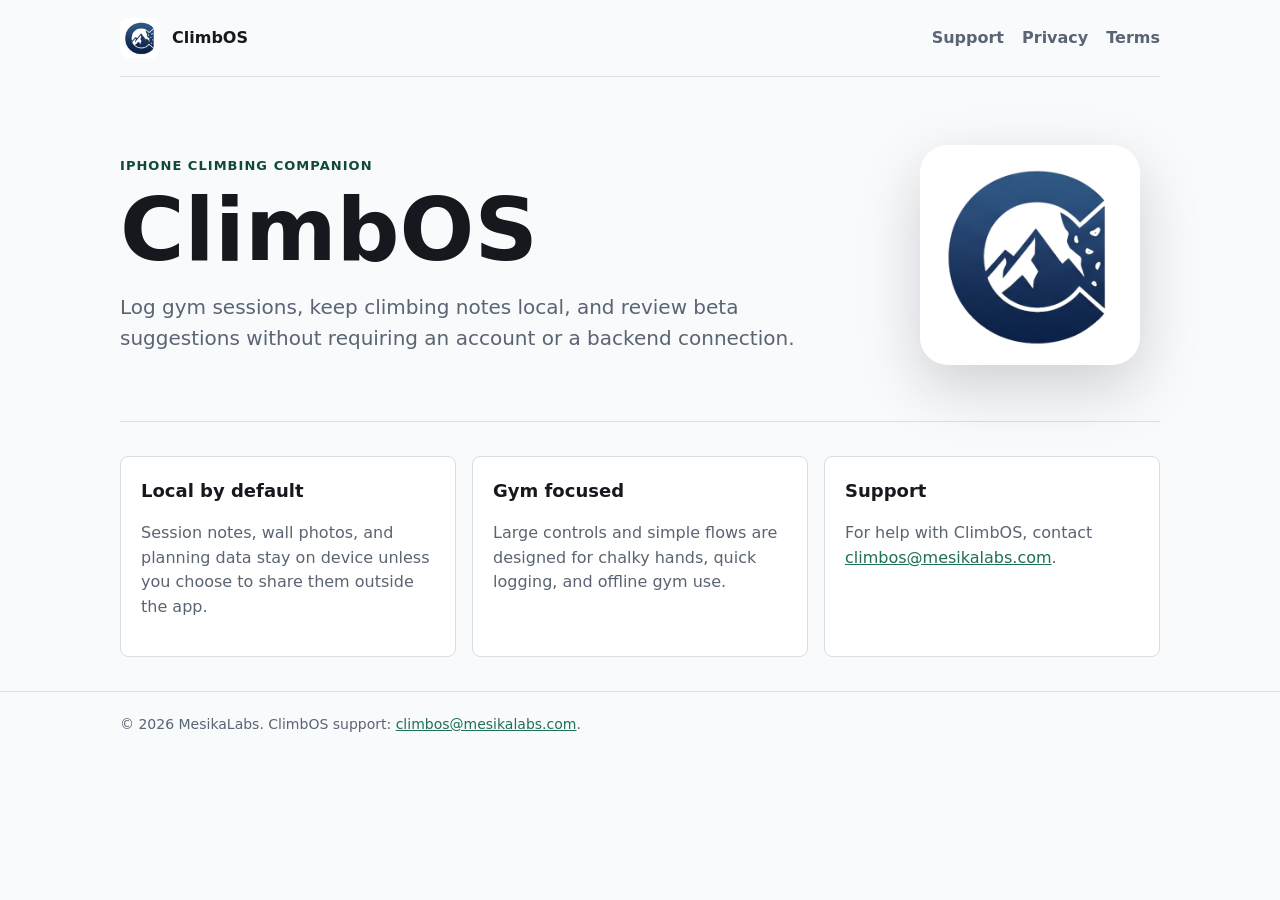
<file: index.html>
<!doctype html>
<html lang="en">
<head>
  <meta charset="utf-8">
  <meta name="viewport" content="width=device-width, initial-scale=1">
  <title>ClimbOS</title>
  <meta name="description" content="ClimbOS is an iPhone-first climbing companion for logging sessions, planning beta, and reviewing gym progress offline.">
  <link rel="canonical" href="https://climbos.mesikalabs.com/">
  <meta property="og:title" content="ClimbOS">
  <meta property="og:description" content="An iPhone-first climbing companion for local session logging and beta planning.">
  <meta property="og:url" content="https://climbos.mesikalabs.com/">
  <meta property="og:image" content="https://climbos.mesikalabs.com/assets/app-icon.png">
  <link rel="icon" href="/assets/app-icon.png" type="image/png">
  <link rel="apple-touch-icon" href="/assets/app-icon.png">
  <link rel="stylesheet" href="/assets/site.css">
</head>
<body>
  <main class="shell">
    <nav class="nav" aria-label="Primary">
      <a class="brand" href="/">
        <img src="/assets/app-icon.png" alt="">
        <span>ClimbOS</span>
      </a>
      <div class="links">
        <a href="/support/">Support</a>
        <a href="/privacy/">Privacy</a>
        <a href="/terms/">Terms</a>
      </div>
    </nav>

    <section class="hero">
      <div>
        <p class="eyebrow">iPhone climbing companion</p>
        <h1>ClimbOS</h1>
        <p class="lead">Log gym sessions, keep climbing notes local, and review beta suggestions without requiring an account or a backend connection.</p>
      </div>
      <img class="hero-art" src="/assets/app-icon.png" alt="ClimbOS app icon">
    </section>

    <section class="band">
      <div class="grid">
        <article class="card">
          <h2>Local by default</h2>
          <p>Session notes, wall photos, and planning data stay on device unless you choose to share them outside the app.</p>
        </article>
        <article class="card">
          <h2>Gym focused</h2>
          <p>Large controls and simple flows are designed for chalky hands, quick logging, and offline gym use.</p>
        </article>
        <article class="card">
          <h2>Support</h2>
          <p>For help with ClimbOS, contact <a href="mailto:climbos@mesikalabs.com">climbos@mesikalabs.com</a>.</p>
        </article>
      </div>
    </section>
  </main>
  <footer class="footer">
    <div class="shell">© 2026 MesikaLabs. ClimbOS support: <a href="mailto:climbos@mesikalabs.com">climbos@mesikalabs.com</a>.</div>
  </footer>
</body>
</html>
</file>
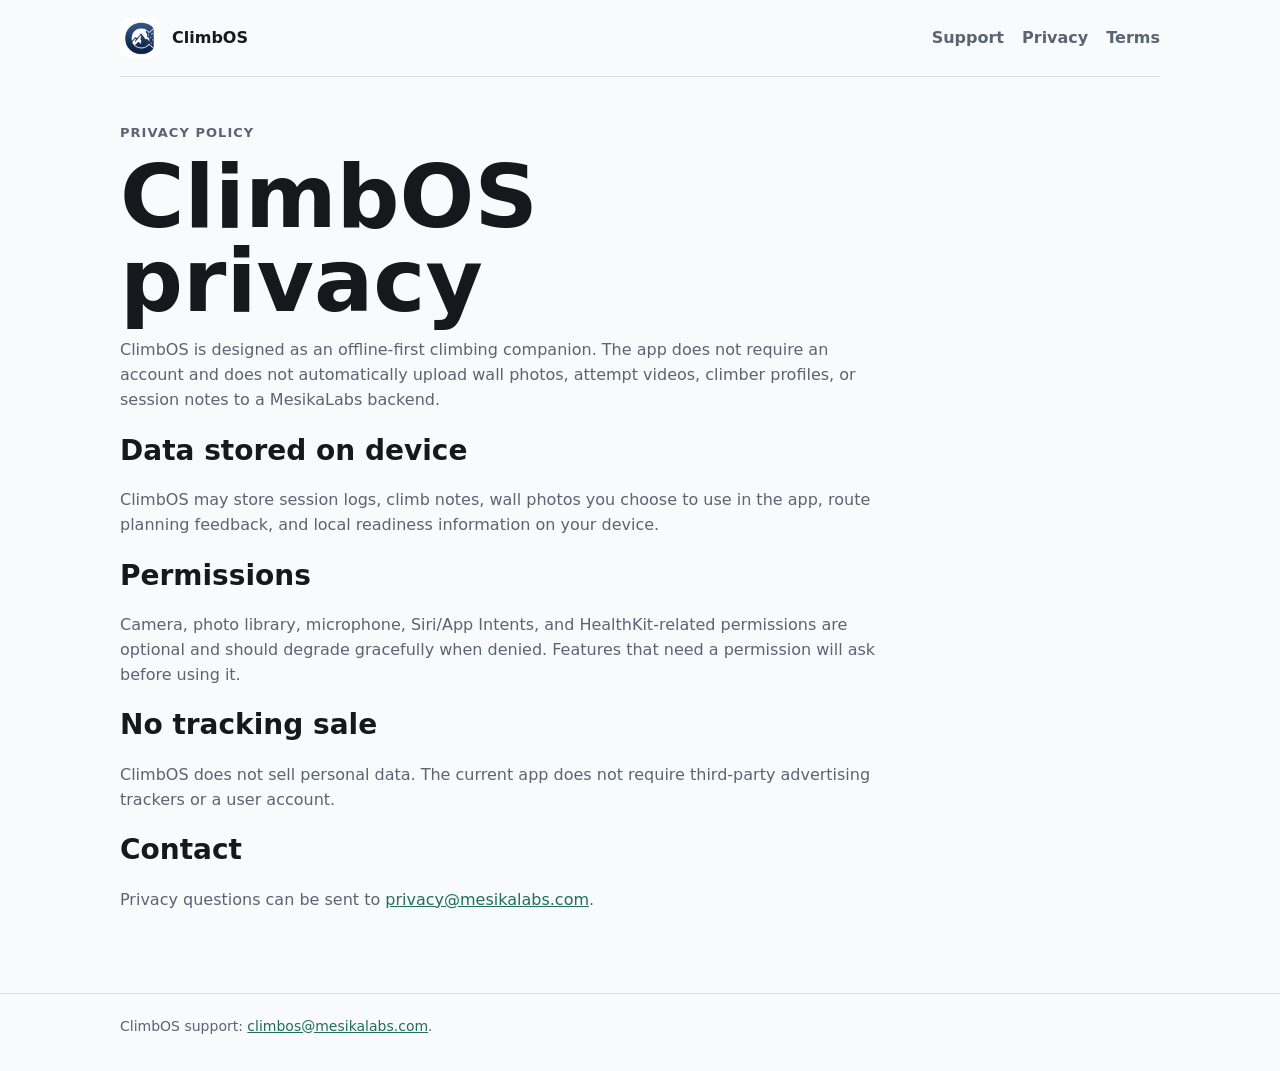
<file: privacy/index.html>
<!doctype html>
<html lang="en">
<head>
  <meta charset="utf-8">
  <meta name="viewport" content="width=device-width, initial-scale=1">
  <title>ClimbOS Privacy Policy</title>
  <meta name="description" content="Privacy policy for ClimbOS.">
  <link rel="canonical" href="https://climbos.mesikalabs.com/privacy/">
  <link rel="icon" href="/assets/app-icon.png" type="image/png">
  <link rel="apple-touch-icon" href="/assets/app-icon.png">
  <link rel="stylesheet" href="/assets/site.css">
</head>
<body>
  <main class="shell">
    <nav class="nav" aria-label="Primary">
      <a class="brand" href="/"><img src="/assets/app-icon.png" alt=""><span>ClimbOS</span></a>
      <div class="links"><a href="/support/">Support</a><a href="/privacy/">Privacy</a><a href="/terms/">Terms</a></div>
    </nav>
    <section class="content">
      <p class="eyebrow">Privacy Policy</p>
      <h1>ClimbOS privacy</h1>
      <p>ClimbOS is designed as an offline-first climbing companion. The app does not require an account and does not automatically upload wall photos, attempt videos, climber profiles, or session notes to a MesikaLabs backend.</p>
      <h2>Data stored on device</h2>
      <p>ClimbOS may store session logs, climb notes, wall photos you choose to use in the app, route planning feedback, and local readiness information on your device.</p>
      <h2>Permissions</h2>
      <p>Camera, photo library, microphone, Siri/App Intents, and HealthKit-related permissions are optional and should degrade gracefully when denied. Features that need a permission will ask before using it.</p>
      <h2>No tracking sale</h2>
      <p>ClimbOS does not sell personal data. The current app does not require third-party advertising trackers or a user account.</p>
      <h2>Contact</h2>
      <p>Privacy questions can be sent to <a href="mailto:privacy@mesikalabs.com">privacy@mesikalabs.com</a>.</p>
    </section>
  </main>
  <footer class="footer"><div class="shell">ClimbOS support: <a href="mailto:climbos@mesikalabs.com">climbos@mesikalabs.com</a>.</div></footer>
</body>
</html>
</file>
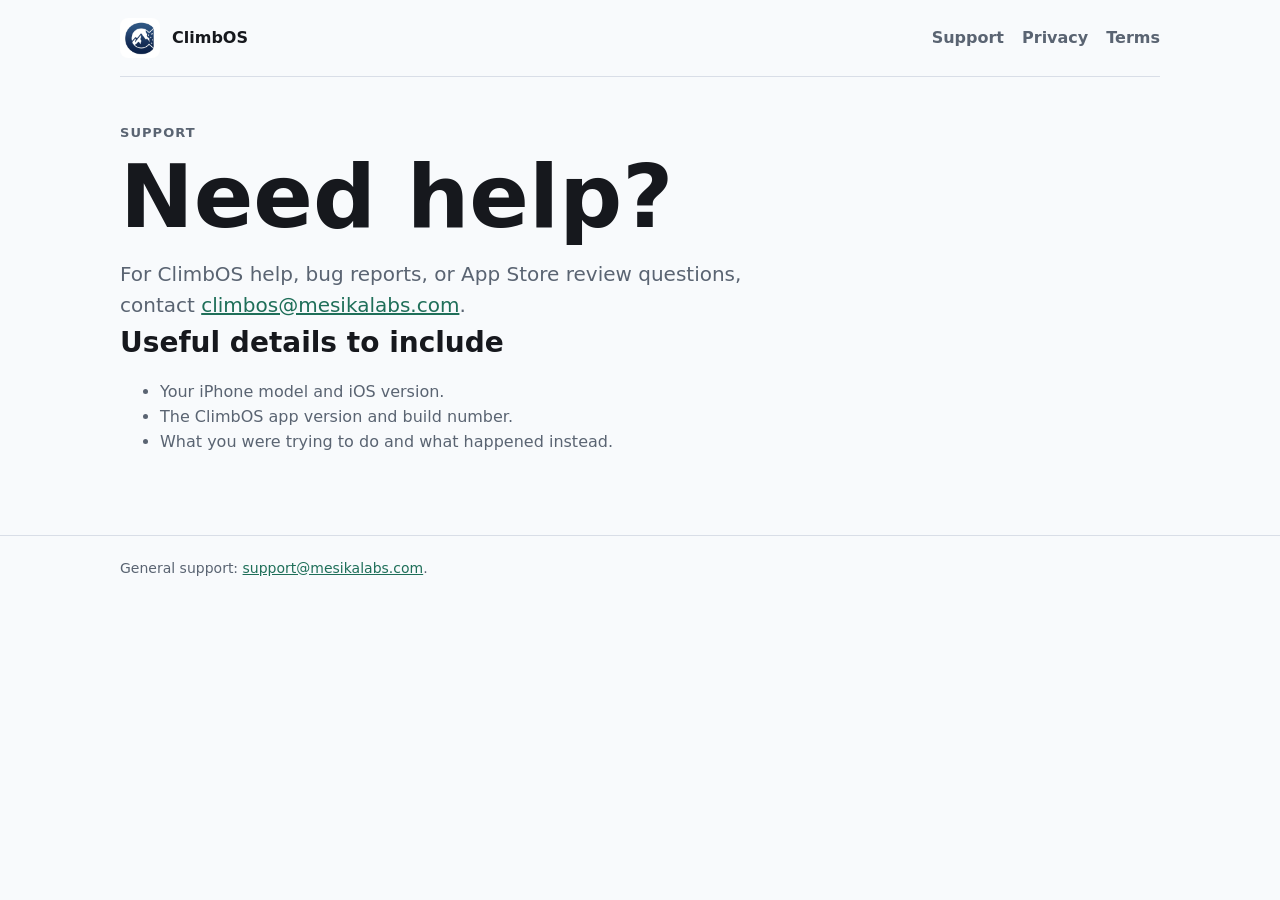
<file: support/index.html>
<!doctype html>
<html lang="en">
<head>
  <meta charset="utf-8">
  <meta name="viewport" content="width=device-width, initial-scale=1">
  <title>ClimbOS Support</title>
  <meta name="description" content="Support contact information for ClimbOS.">
  <link rel="canonical" href="https://climbos.mesikalabs.com/support/">
  <link rel="icon" href="/assets/app-icon.png" type="image/png">
  <link rel="apple-touch-icon" href="/assets/app-icon.png">
  <link rel="stylesheet" href="/assets/site.css">
</head>
<body>
  <main class="shell">
    <nav class="nav" aria-label="Primary">
      <a class="brand" href="/"><img src="/assets/app-icon.png" alt=""><span>ClimbOS</span></a>
      <div class="links"><a href="/support/">Support</a><a href="/privacy/">Privacy</a><a href="/terms/">Terms</a></div>
    </nav>
    <section class="content">
      <p class="eyebrow">Support</p>
      <h1>Need help?</h1>
      <p class="lead">For ClimbOS help, bug reports, or App Store review questions, contact <a href="mailto:climbos@mesikalabs.com">climbos@mesikalabs.com</a>.</p>
      <h2>Useful details to include</h2>
      <ul>
        <li>Your iPhone model and iOS version.</li>
        <li>The ClimbOS app version and build number.</li>
        <li>What you were trying to do and what happened instead.</li>
      </ul>
    </section>
  </main>
  <footer class="footer"><div class="shell">General support: <a href="mailto:support@mesikalabs.com">support@mesikalabs.com</a>.</div></footer>
</body>
</html>
</file>
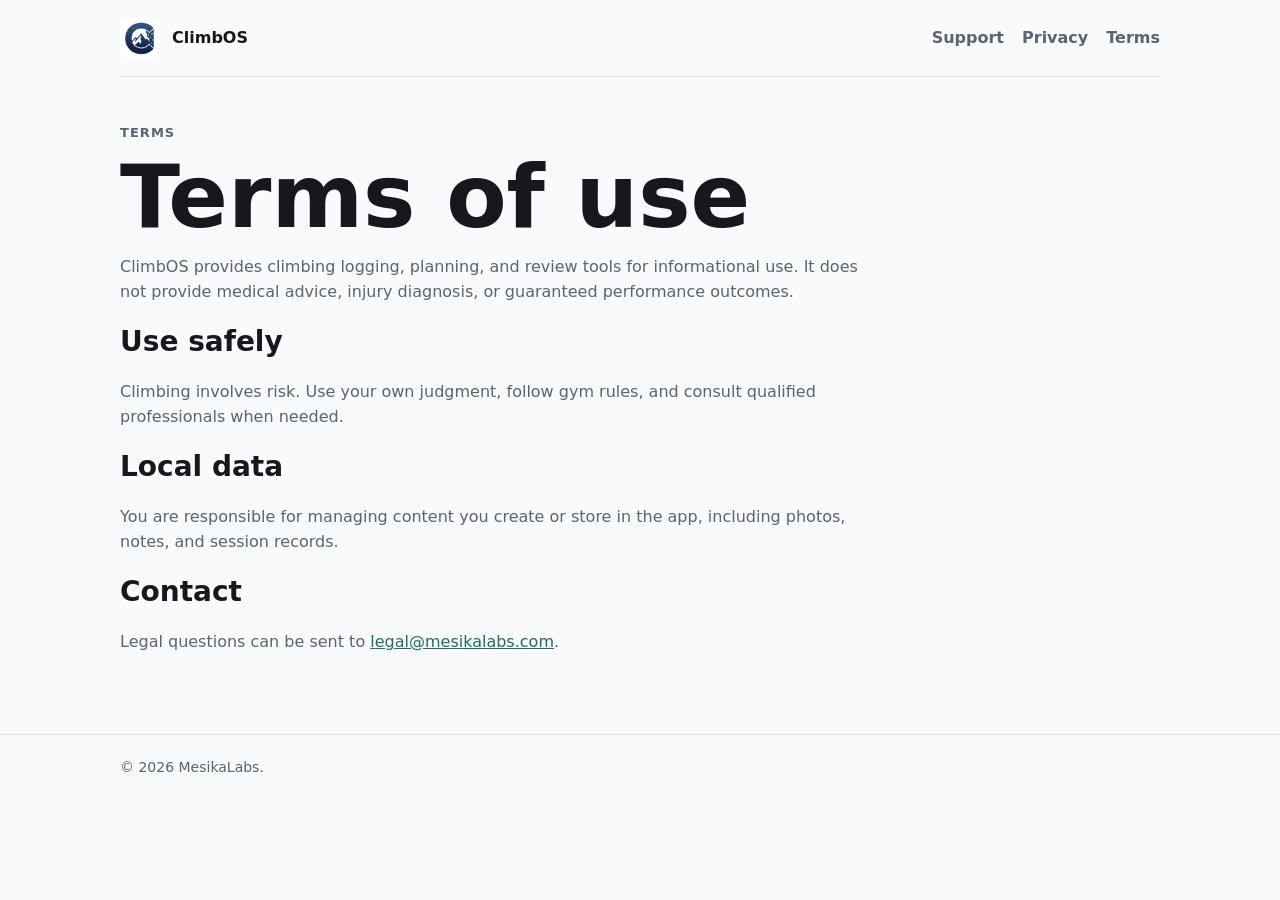
<file: terms/index.html>
<!doctype html>
<html lang="en">
<head>
  <meta charset="utf-8">
  <meta name="viewport" content="width=device-width, initial-scale=1">
  <title>ClimbOS Terms</title>
  <meta name="description" content="Terms of use for ClimbOS.">
  <link rel="canonical" href="https://climbos.mesikalabs.com/terms/">
  <link rel="icon" href="/assets/app-icon.png" type="image/png">
  <link rel="apple-touch-icon" href="/assets/app-icon.png">
  <link rel="stylesheet" href="/assets/site.css">
</head>
<body>
  <main class="shell">
    <nav class="nav" aria-label="Primary">
      <a class="brand" href="/"><img src="/assets/app-icon.png" alt=""><span>ClimbOS</span></a>
      <div class="links"><a href="/support/">Support</a><a href="/privacy/">Privacy</a><a href="/terms/">Terms</a></div>
    </nav>
    <section class="content">
      <p class="eyebrow">Terms</p>
      <h1>Terms of use</h1>
      <p>ClimbOS provides climbing logging, planning, and review tools for informational use. It does not provide medical advice, injury diagnosis, or guaranteed performance outcomes.</p>
      <h2>Use safely</h2>
      <p>Climbing involves risk. Use your own judgment, follow gym rules, and consult qualified professionals when needed.</p>
      <h2>Local data</h2>
      <p>You are responsible for managing content you create or store in the app, including photos, notes, and session records.</p>
      <h2>Contact</h2>
      <p>Legal questions can be sent to <a href="mailto:legal@mesikalabs.com">legal@mesikalabs.com</a>.</p>
    </section>
  </main>
  <footer class="footer"><div class="shell">© 2026 MesikaLabs.</div></footer>
</body>
</html>
</file>
<file: assets/site.css>
:root {
  color-scheme: light;
  --ink: #16181d;
  --muted: #5a6472;
  --line: #d9dee7;
  --paper: #f8fafc;
  --accent: #1f6f59;
  --accent-strong: #11483b;
  --panel: #ffffff;
}

* {
  box-sizing: border-box;
}

body {
  margin: 0;
  font-family: Inter, ui-sans-serif, system-ui, -apple-system, BlinkMacSystemFont, "Segoe UI", sans-serif;
  color: var(--ink);
  background: var(--paper);
  line-height: 1.55;
}

a {
  color: var(--accent);
}

.shell {
  width: min(1040px, calc(100% - 32px));
  margin: 0 auto;
}

.nav {
  display: flex;
  align-items: center;
  justify-content: space-between;
  gap: 20px;
  padding: 18px 0;
  border-bottom: 1px solid var(--line);
}

.brand {
  display: inline-flex;
  align-items: center;
  gap: 12px;
  color: var(--ink);
  text-decoration: none;
  font-weight: 800;
}

.brand img {
  width: 40px;
  height: 40px;
  border-radius: 8px;
}

.links {
  display: flex;
  gap: 18px;
  flex-wrap: wrap;
}

.links a {
  color: var(--muted);
  text-decoration: none;
  font-weight: 650;
}

.hero {
  display: grid;
  grid-template-columns: minmax(0, 1.1fr) 260px;
  align-items: center;
  gap: 44px;
  padding: 68px 0 56px;
}

.eyebrow {
  margin: 0 0 12px;
  color: var(--accent-strong);
  font-weight: 800;
  text-transform: uppercase;
  letter-spacing: .08em;
  font-size: 13px;
}

h1 {
  margin: 0;
  font-size: clamp(44px, 8vw, 88px);
  line-height: .95;
  letter-spacing: 0;
}

h2 {
  margin: 0 0 12px;
  font-size: 28px;
  letter-spacing: 0;
}

h3 {
  margin: 0 0 8px;
  font-size: 18px;
  letter-spacing: 0;
}

.lead {
  max-width: 680px;
  margin: 20px 0 0;
  color: var(--muted);
  font-size: 20px;
}

.hero-art {
  justify-self: center;
  width: 220px;
  height: 220px;
  border-radius: 28px;
  box-shadow: 0 22px 60px rgba(22, 24, 29, .18);
}

.band {
  border-top: 1px solid var(--line);
  padding: 34px 0;
}

.grid {
  display: grid;
  grid-template-columns: repeat(3, minmax(0, 1fr));
  gap: 16px;
}

.card {
  background: var(--panel);
  border: 1px solid var(--line);
  border-radius: 8px;
  padding: 20px;
}

.card h2 {
  margin: 0 0 8px;
  font-size: 18px;
}

.card p,
.content p,
.content li {
  color: var(--muted);
}

.content {
  max-width: 760px;
  padding: 46px 0 64px;
}

.footer {
  border-top: 1px solid var(--line);
  padding: 22px 0 34px;
  color: var(--muted);
  font-size: 14px;
}

@media (max-width: 760px) {
  .nav {
    align-items: flex-start;
    flex-direction: column;
  }

  .hero {
    grid-template-columns: 1fr;
    padding-top: 42px;
  }

  .hero-art {
    justify-self: start;
    width: 140px;
    height: 140px;
  }

  .grid {
    grid-template-columns: 1fr;
  }
}
</file>
